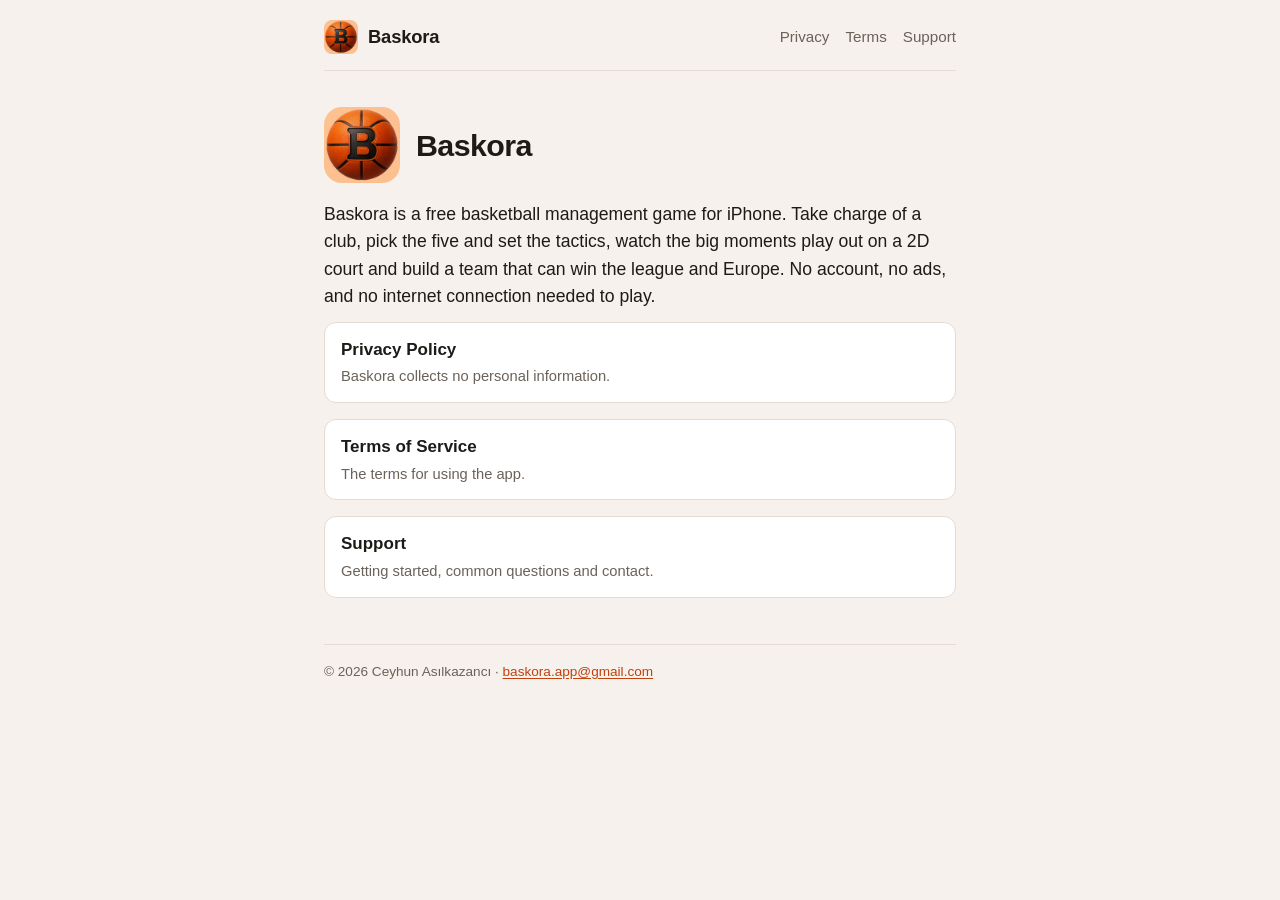
<file: index.html>
<!doctype html>
<html lang="en">
<head>
<meta charset="utf-8">
<meta name="viewport" content="width=device-width, initial-scale=1, viewport-fit=cover">
<title>Baskora</title>
<meta name="description" content="Baskora, a free basketball management game for iPhone: take charge of a club and watch the big moments on a 2D court. Privacy policy, terms of service and support.">
<link rel="icon" type="image/png" href="favicon.png">
<link rel="apple-touch-icon" href="icon-192.png">
<link rel="stylesheet" href="style.css">
</head>
<body>
<div class="page">
  <header class="site">
    <a class="brand" href="./" aria-current="page"><img src="icon-192.png" alt="">Baskora</a>
    <nav class="site" aria-label="Pages">
      <a href="privacy.html">Privacy</a>
      <a href="terms.html">Terms</a>
      <a href="support.html">Support</a>
    </nav>
  </header>

  <main>
    <div class="hero">
      <img src="icon-192.png" alt="The Baskora app icon: a basketball with a B on it">
      <h1>Baskora</h1>
    </div>
    <p class="lead">Baskora is a free basketball management game for iPhone. Take charge of a club, pick the five and set the tactics, watch the big moments play out on a 2D court and build a team that can win the league and Europe. No account, no ads, and no internet connection needed to play.</p>

    <ul class="links">
      <li><a href="privacy.html">Privacy Policy<span>Baskora collects no personal information.</span></a></li>
      <li><a href="terms.html">Terms of Service<span>The terms for using the app.</span></a></li>
      <li><a href="support.html">Support<span>Getting started, common questions and contact.</span></a></li>
    </ul>
  </main>

  <footer class="site">© 2026 Ceyhun Asılkazancı · <a href="mailto:baskora.app@gmail.com">baskora.app@gmail.com</a></footer>
</div>
</body>
</html>
</file>
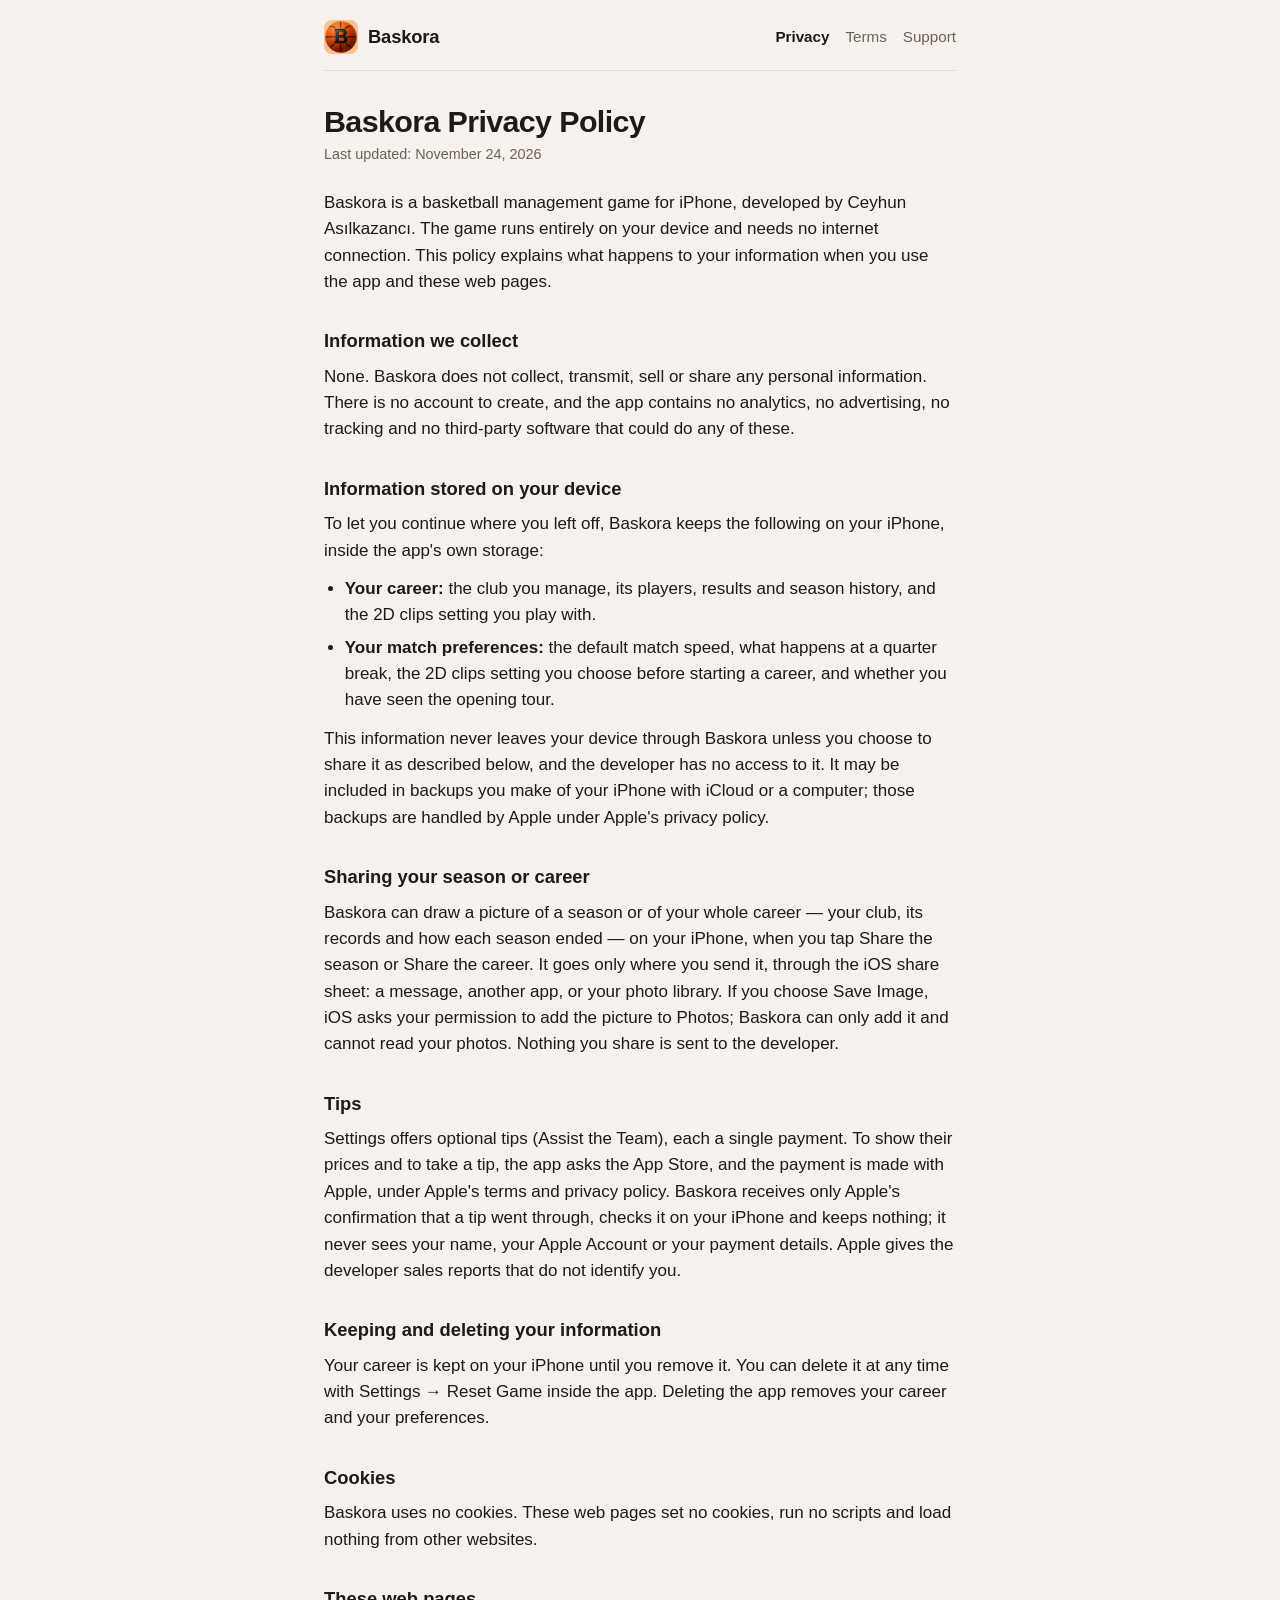
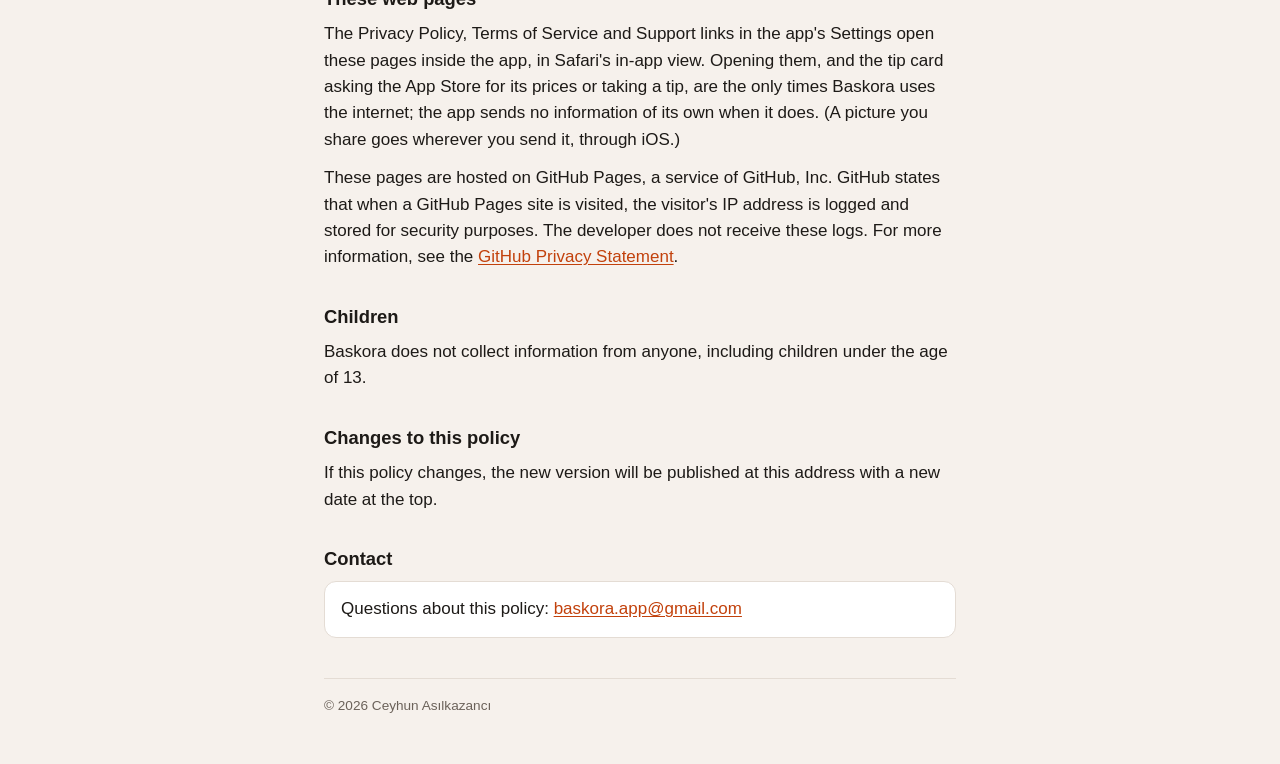
<file: privacy.html>
<!doctype html>
<html lang="en">
<head>
<meta charset="utf-8">
<meta name="viewport" content="width=device-width, initial-scale=1, viewport-fit=cover">
<title>Baskora Privacy Policy</title>
<meta name="description" content="Baskora collects no personal information. What the app keeps on your iPhone, and how these pages are hosted.">
<link rel="icon" type="image/png" href="favicon.png">
<link rel="apple-touch-icon" href="icon-192.png">
<link rel="stylesheet" href="style.css">
</head>
<body>
<div class="page">
  <header class="site">
    <a class="brand" href="./"><img src="icon-192.png" alt="">Baskora</a>
    <nav class="site" aria-label="Pages">
      <a href="privacy.html" aria-current="page">Privacy</a>
      <a href="terms.html">Terms</a>
      <a href="support.html">Support</a>
    </nav>
  </header>

  <main>
    <h1>Baskora Privacy Policy</h1>
    <p class="updated">Last updated: November 24, 2026</p>

    <p>Baskora is a basketball management game for iPhone, developed by Ceyhun Asılkazancı. The game runs entirely on your device and needs no internet connection. This policy explains what happens to your information when you use the app and these web pages.</p>

    <h2>Information we collect</h2>
    <p>None. Baskora does not collect, transmit, sell or share any personal information. There is no account to create, and the app contains no analytics, no advertising, no tracking and no third-party software that could do any of these.</p>

    <h2>Information stored on your device</h2>
    <p>To let you continue where you left off, Baskora keeps the following on your iPhone, inside the app's own storage:</p>
    <ul>
      <li><strong>Your career:</strong> the club you manage, its players, results and season history, and the 2D clips setting you play with.</li>
      <li><strong>Your match preferences:</strong> the default match speed, what happens at a quarter break, the 2D clips setting you choose before starting a career, and whether you have seen the opening tour.</li>
    </ul>
    <p>This information never leaves your device through Baskora unless you choose to share it as described below, and the developer has no access to it. It may be included in backups you make of your iPhone with iCloud or a computer; those backups are handled by Apple under Apple's privacy policy.</p>

    <h2>Sharing your season or career</h2>
    <p>Baskora can draw a picture of a season or of your whole career — your club, its records and how each season ended — on your iPhone, when you tap Share the season or Share the career. It goes only where you send it, through the iOS share sheet: a message, another app, or your photo library. If you choose Save Image, iOS asks your permission to add the picture to Photos; Baskora can only add it and cannot read your photos. Nothing you share is sent to the developer.</p>

    <h2>Tips</h2>
    <p>Settings offers optional tips (Assist the Team), each a single payment. To show their prices and to take a tip, the app asks the App Store, and the payment is made with Apple, under Apple's terms and privacy policy. Baskora receives only Apple's confirmation that a tip went through, checks it on your iPhone and keeps nothing; it never sees your name, your Apple Account or your payment details. Apple gives the developer sales reports that do not identify you.</p>

    <h2>Keeping and deleting your information</h2>
    <p>Your career is kept on your iPhone until you remove it. You can delete it at any time with Settings → Reset Game inside the app. Deleting the app removes your career and your preferences.</p>

    <h2>Cookies</h2>
    <p>Baskora uses no cookies. These web pages set no cookies, run no scripts and load nothing from other websites.</p>

    <h2>These web pages</h2>
    <p>The Privacy Policy, Terms of Service and Support links in the app's Settings open these pages inside the app, in Safari's in-app view. Opening them, and the tip card asking the App Store for its prices or taking a tip, are the only times Baskora uses the internet; the app sends no information of its own when it does. (A picture you share goes wherever you send it, through iOS.)</p>
    <p>These pages are hosted on GitHub Pages, a service of GitHub, Inc. GitHub states that when a GitHub Pages site is visited, the visitor's IP address is logged and stored for security purposes. The developer does not receive these logs. For more information, see the <a href="https://docs.github.com/en/site-policy/privacy-policies/github-general-privacy-statement">GitHub Privacy Statement</a>.</p>

    <h2>Children</h2>
    <p>Baskora does not collect information from anyone, including children under the age of 13.</p>

    <h2>Changes to this policy</h2>
    <p>If this policy changes, the new version will be published at this address with a new date at the top.</p>

    <h2>Contact</h2>
    <div class="contact">
      <p>Questions about this policy: <a href="mailto:baskora.app@gmail.com">baskora.app@gmail.com</a></p>
    </div>
  </main>

  <footer class="site">© 2026 Ceyhun Asılkazancı</footer>
</div>
</body>
</html>
</file>
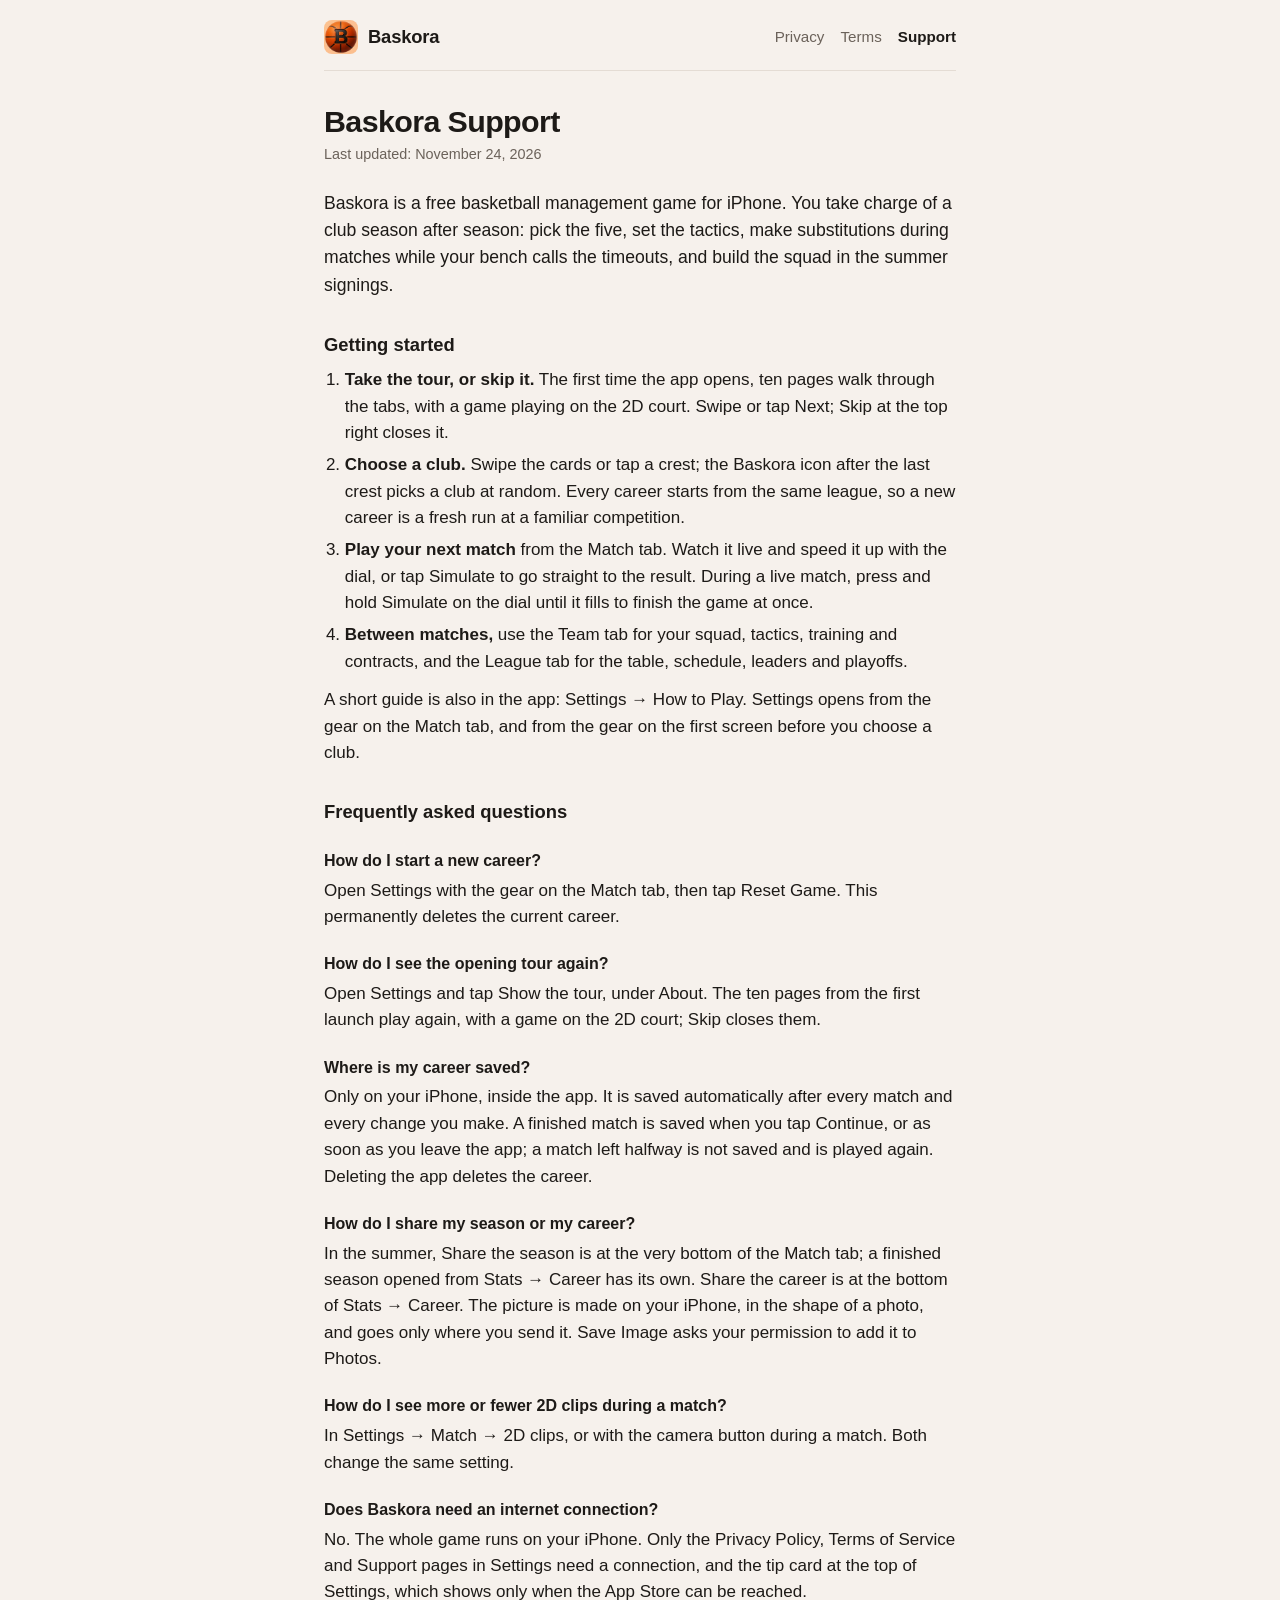
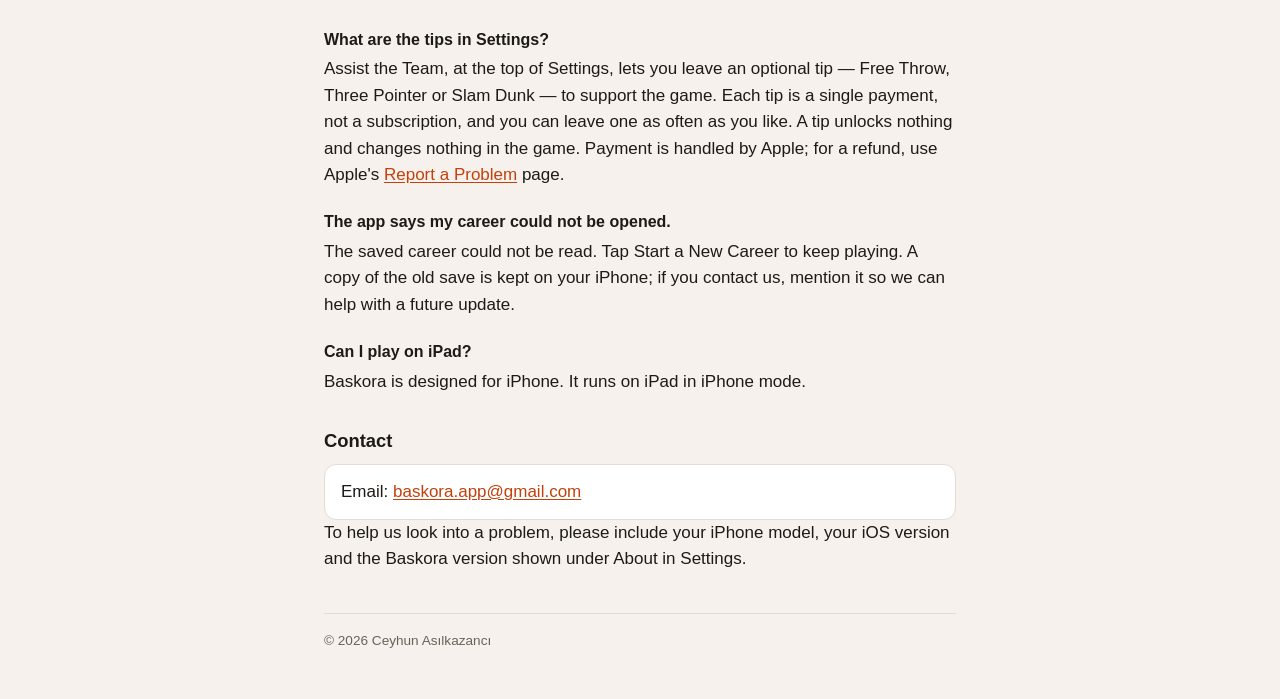
<file: support.html>
<!doctype html>
<html lang="en">
<head>
<meta charset="utf-8">
<meta name="viewport" content="width=device-width, initial-scale=1, viewport-fit=cover">
<title>Baskora Support</title>
<meta name="description" content="Getting started with Baskora, answers to common questions, and how to get in touch.">
<link rel="icon" type="image/png" href="favicon.png">
<link rel="apple-touch-icon" href="icon-192.png">
<link rel="stylesheet" href="style.css">
</head>
<body>
<div class="page">
  <header class="site">
    <a class="brand" href="./"><img src="icon-192.png" alt="">Baskora</a>
    <nav class="site" aria-label="Pages">
      <a href="privacy.html">Privacy</a>
      <a href="terms.html">Terms</a>
      <a href="support.html" aria-current="page">Support</a>
    </nav>
  </header>

  <main>
    <h1>Baskora Support</h1>
    <p class="updated">Last updated: November 24, 2026</p>

    <p class="lead">Baskora is a free basketball management game for iPhone. You take charge of a club season after season: pick the five, set the tactics, make substitutions during matches while your bench calls the timeouts, and build the squad in the summer signings.</p>

    <h2>Getting started</h2>
    <ol>
      <li><strong>Take the tour, or skip it.</strong> The first time the app opens, ten pages walk through the tabs, with a game playing on the 2D court. Swipe or tap Next; Skip at the top right closes it.</li>
      <li><strong>Choose a club.</strong> Swipe the cards or tap a crest; the Baskora icon after the last crest picks a club at random. Every career starts from the same league, so a new career is a fresh run at a familiar competition.</li>
      <li><strong>Play your next match</strong> from the Match tab. Watch it live and speed it up with the dial, or tap Simulate to go straight to the result. During a live match, press and hold Simulate on the dial until it fills to finish the game at once.</li>
      <li><strong>Between matches,</strong> use the Team tab for your squad, tactics, training and contracts, and the League tab for the table, schedule, leaders and playoffs.</li>
    </ol>
    <p>A short guide is also in the app: Settings → How to Play. Settings opens from the gear on the Match tab, and from the gear on the first screen before you choose a club.</p>

    <h2>Frequently asked questions</h2>

    <h3>How do I start a new career?</h3>
    <p>Open Settings with the gear on the Match tab, then tap Reset Game. This permanently deletes the current career.</p>

    <h3>How do I see the opening tour again?</h3>
    <p>Open Settings and tap Show the tour, under About. The ten pages from the first launch play again, with a game on the 2D court; Skip closes them.</p>

    <h3>Where is my career saved?</h3>
    <p>Only on your iPhone, inside the app. It is saved automatically after every match and every change you make. A finished match is saved when you tap Continue, or as soon as you leave the app; a match left halfway is not saved and is played again. Deleting the app deletes the career.</p>

    <h3>How do I share my season or my career?</h3>
    <p>In the summer, Share the season is at the very bottom of the Match tab; a finished season opened from Stats → Career has its own. Share the career is at the bottom of Stats → Career. The picture is made on your iPhone, in the shape of a photo, and goes only where you send it. Save Image asks your permission to add it to Photos.</p>
    <h3>How do I see more or fewer 2D clips during a match?</h3>
    <p>In Settings → Match → 2D clips, or with the camera button during a match. Both change the same setting.</p>

    <h3>Does Baskora need an internet connection?</h3>
    <p>No. The whole game runs on your iPhone. Only the Privacy Policy, Terms of Service and Support pages in Settings need a connection, and the tip card at the top of Settings, which shows only when the App Store can be reached.</p>

    <h3>What are the tips in Settings?</h3>
    <p>Assist the Team, at the top of Settings, lets you leave an optional tip — Free Throw, Three Pointer or Slam Dunk — to support the game. Each tip is a single payment, not a subscription, and you can leave one as often as you like. A tip unlocks nothing and changes nothing in the game. Payment is handled by Apple; for a refund, use Apple's <a href="https://reportaproblem.apple.com">Report a Problem</a> page.</p>

    <h3>The app says my career could not be opened.</h3>
    <p>The saved career could not be read. Tap Start a New Career to keep playing. A copy of the old save is kept on your iPhone; if you contact us, mention it so we can help with a future update.</p>

    <h3>Can I play on iPad?</h3>
    <p>Baskora is designed for iPhone. It runs on iPad in iPhone mode.</p>

    <h2>Contact</h2>
    <div class="contact">
      <p>Email: <a href="mailto:baskora.app@gmail.com">baskora.app@gmail.com</a></p>
    </div>
    <p>To help us look into a problem, please include your iPhone model, your iOS version and the Baskora version shown under About in Settings.</p>
  </main>

  <footer class="site">© 2026 Ceyhun Asılkazancı</footer>
</div>
</body>
</html>
</file>
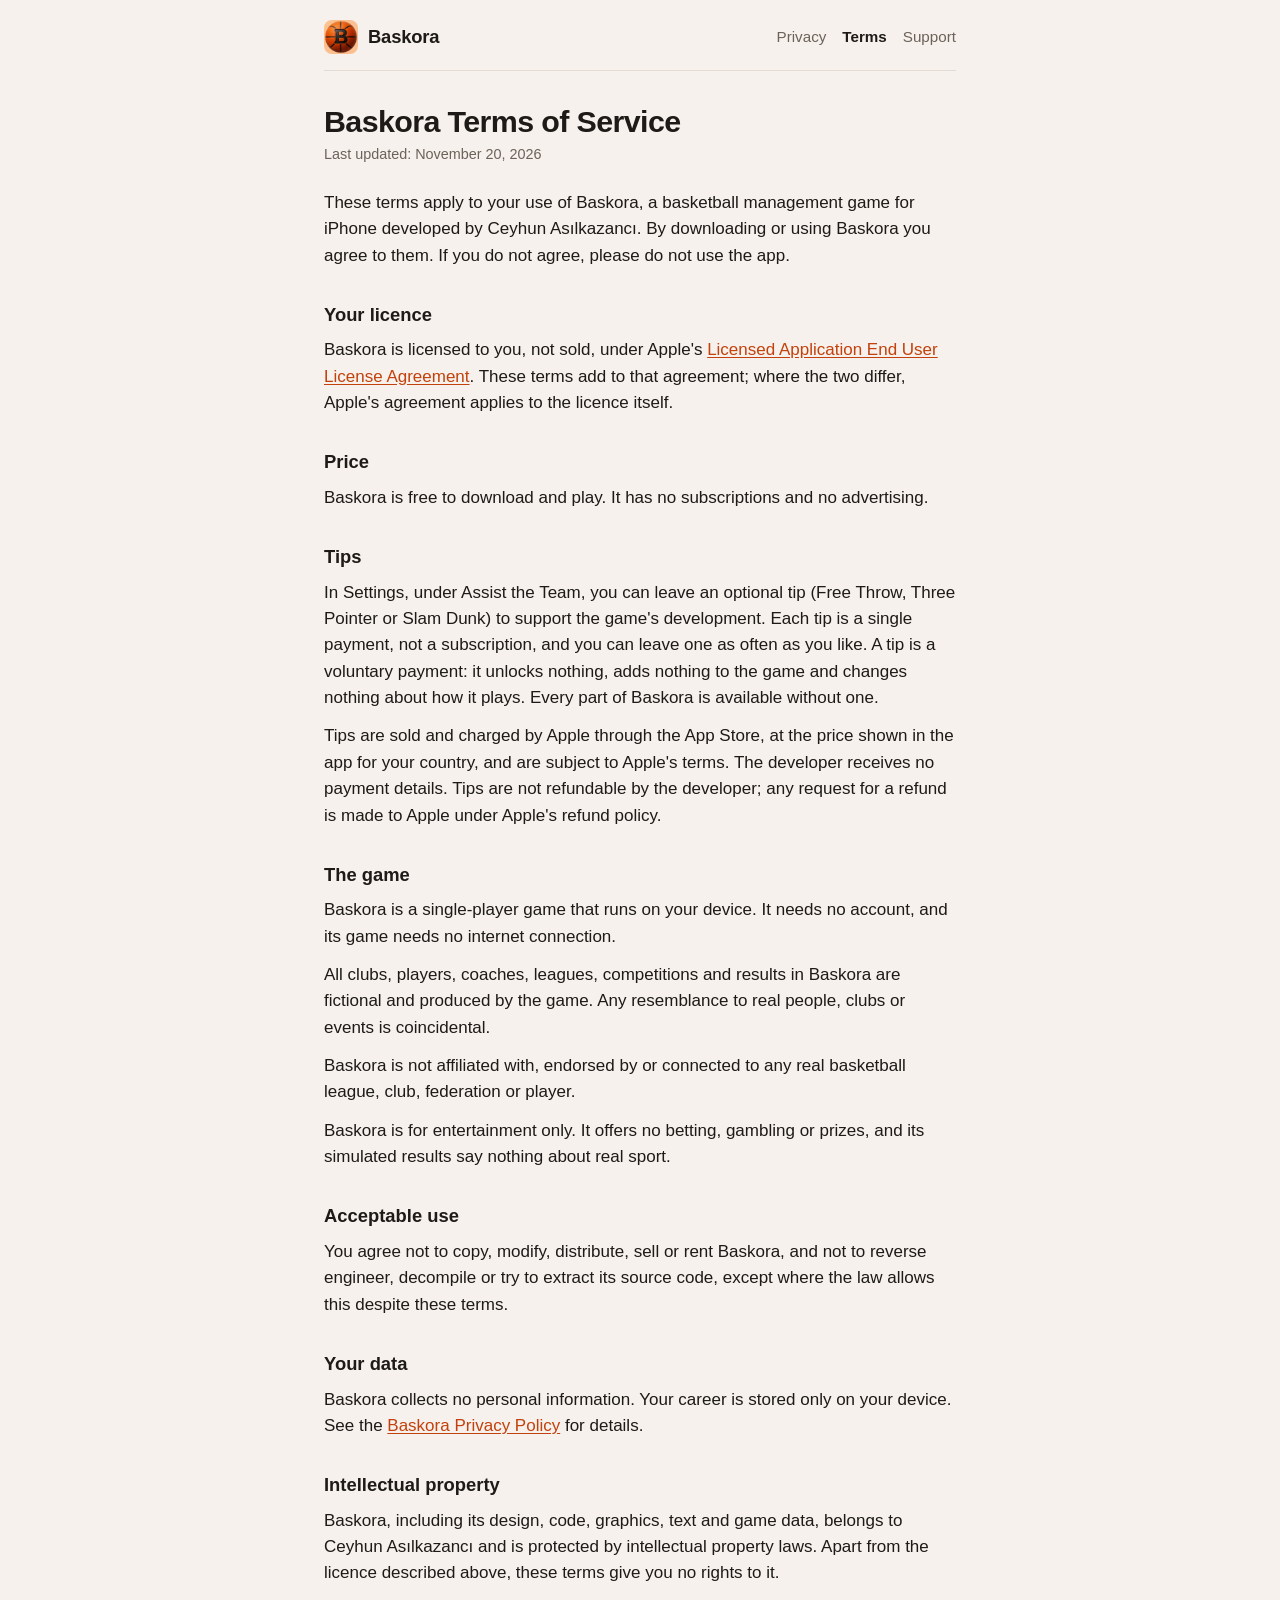
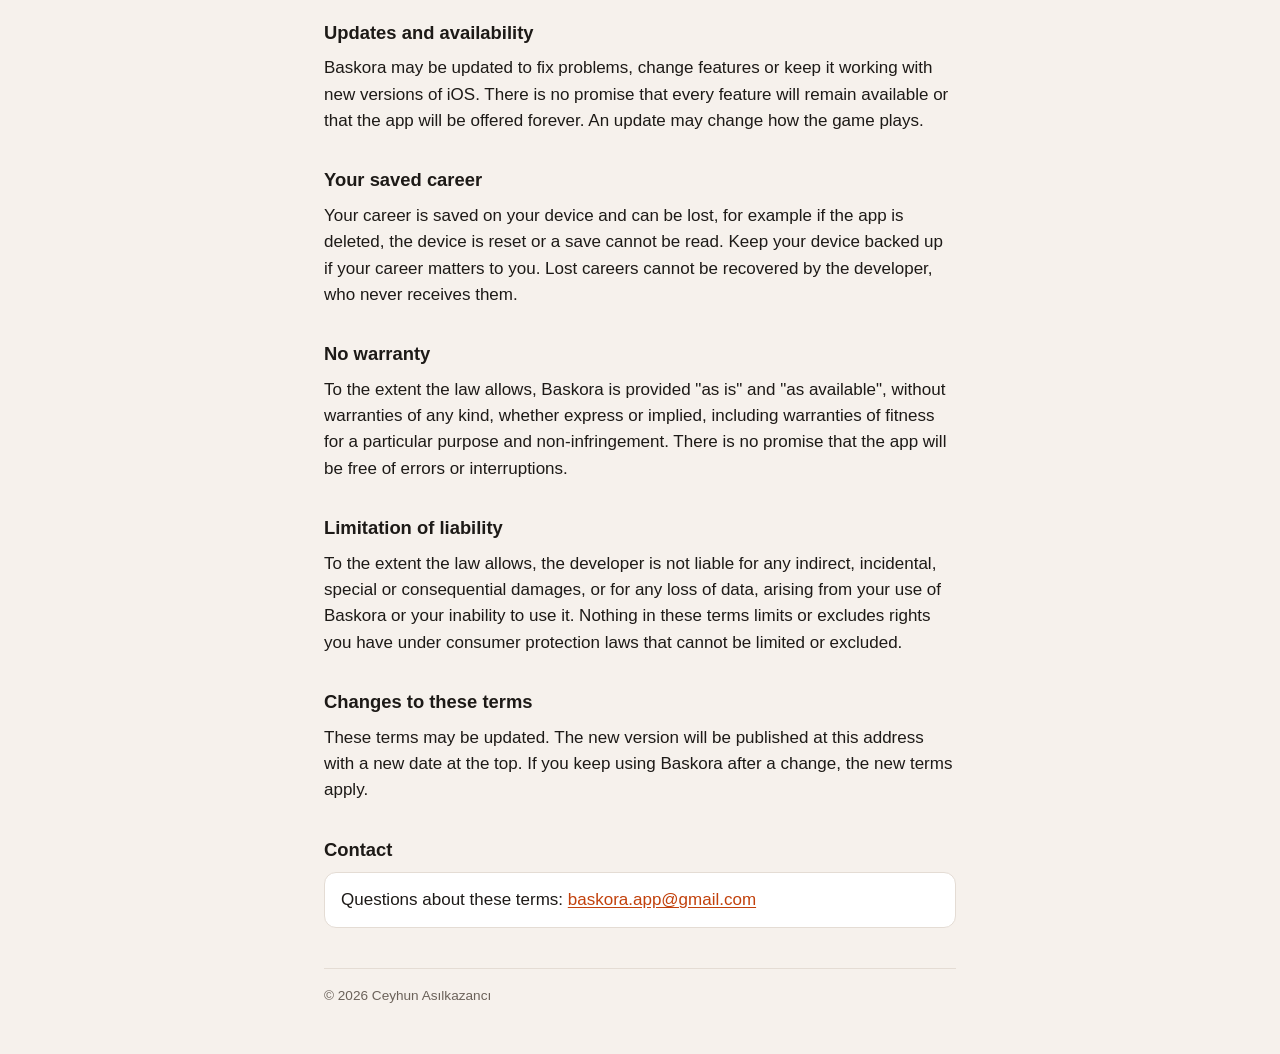
<file: terms.html>
<!doctype html>
<html lang="en">
<head>
<meta charset="utf-8">
<meta name="viewport" content="width=device-width, initial-scale=1, viewport-fit=cover">
<title>Baskora Terms of Service</title>
<meta name="description" content="The terms for using Baskora, a free basketball management game for iPhone.">
<link rel="icon" type="image/png" href="favicon.png">
<link rel="apple-touch-icon" href="icon-192.png">
<link rel="stylesheet" href="style.css">
</head>
<body>
<div class="page">
  <header class="site">
    <a class="brand" href="./"><img src="icon-192.png" alt="">Baskora</a>
    <nav class="site" aria-label="Pages">
      <a href="privacy.html">Privacy</a>
      <a href="terms.html" aria-current="page">Terms</a>
      <a href="support.html">Support</a>
    </nav>
  </header>

  <main>
    <h1>Baskora Terms of Service</h1>
    <p class="updated">Last updated: November 20, 2026</p>

    <p>These terms apply to your use of Baskora, a basketball management game for iPhone developed by Ceyhun Asılkazancı. By downloading or using Baskora you agree to them. If you do not agree, please do not use the app.</p>

    <h2>Your licence</h2>
    <p>Baskora is licensed to you, not sold, under Apple's <a href="https://www.apple.com/legal/internet-services/itunes/dev/stdeula/">Licensed Application End User License Agreement</a>. These terms add to that agreement; where the two differ, Apple's agreement applies to the licence itself.</p>

    <h2>Price</h2>
    <p>Baskora is free to download and play. It has no subscriptions and no advertising.</p>

    <h2>Tips</h2>
    <p>In Settings, under Assist the Team, you can leave an optional tip (Free Throw, Three Pointer or Slam Dunk) to support the game's development. Each tip is a single payment, not a subscription, and you can leave one as often as you like. A tip is a voluntary payment: it unlocks nothing, adds nothing to the game and changes nothing about how it plays. Every part of Baskora is available without one.</p>
    <p>Tips are sold and charged by Apple through the App Store, at the price shown in the app for your country, and are subject to Apple's terms. The developer receives no payment details. Tips are not refundable by the developer; any request for a refund is made to Apple under Apple's refund policy.</p>

    <h2>The game</h2>
    <p>Baskora is a single-player game that runs on your device. It needs no account, and its game needs no internet connection.</p>
    <p>All clubs, players, coaches, leagues, competitions and results in Baskora are fictional and produced by the game. Any resemblance to real people, clubs or events is coincidental.</p>
    <p>Baskora is not affiliated with, endorsed by or connected to any real basketball league, club, federation or player.</p>
    <p>Baskora is for entertainment only. It offers no betting, gambling or prizes, and its simulated results say nothing about real sport.</p>

    <h2>Acceptable use</h2>
    <p>You agree not to copy, modify, distribute, sell or rent Baskora, and not to reverse engineer, decompile or try to extract its source code, except where the law allows this despite these terms.</p>

    <h2>Your data</h2>
    <p>Baskora collects no personal information. Your career is stored only on your device. See the <a href="privacy.html">Baskora Privacy Policy</a> for details.</p>

    <h2>Intellectual property</h2>
    <p>Baskora, including its design, code, graphics, text and game data, belongs to Ceyhun Asılkazancı and is protected by intellectual property laws. Apart from the licence described above, these terms give you no rights to it.</p>

    <h2>Updates and availability</h2>
    <p>Baskora may be updated to fix problems, change features or keep it working with new versions of iOS. There is no promise that every feature will remain available or that the app will be offered forever. An update may change how the game plays.</p>

    <h2>Your saved career</h2>
    <p>Your career is saved on your device and can be lost, for example if the app is deleted, the device is reset or a save cannot be read. Keep your device backed up if your career matters to you. Lost careers cannot be recovered by the developer, who never receives them.</p>

    <h2>No warranty</h2>
    <p>To the extent the law allows, Baskora is provided "as is" and "as available", without warranties of any kind, whether express or implied, including warranties of fitness for a particular purpose and non-infringement. There is no promise that the app will be free of errors or interruptions.</p>

    <h2>Limitation of liability</h2>
    <p>To the extent the law allows, the developer is not liable for any indirect, incidental, special or consequential damages, or for any loss of data, arising from your use of Baskora or your inability to use it. Nothing in these terms limits or excludes rights you have under consumer protection laws that cannot be limited or excluded.</p>

    <h2>Changes to these terms</h2>
    <p>These terms may be updated. The new version will be published at this address with a new date at the top. If you keep using Baskora after a change, the new terms apply.</p>

    <h2>Contact</h2>
    <div class="contact">
      <p>Questions about these terms: <a href="mailto:baskora.app@gmail.com">baskora.app@gmail.com</a></p>
    </div>
  </main>

  <footer class="site">© 2026 Ceyhun Asılkazancı</footer>
</div>
</body>
</html>
</file>
<file: style.css>
/* Baskora's pages: the app's dark court and its ball's orange, read on a phone first.
   System fonts only and nothing loaded from anywhere else — the privacy policy promises it. */
:root {
  --ground: #f6f1ec;
  --surface: #ffffff;
  --ink: #1d1a17;
  --muted: #6b625a;
  --line: #e4dcd4;
  --accent: #c2410c;
  color-scheme: light;
}
@media (prefers-color-scheme: dark) {
  :root {
    --ground: #0d0c0b;
    --surface: #1c1b1a;
    --ink: #f3efeb;
    --muted: #a8a19a;
    --line: #2e2c2a;
    --accent: #ff8a3d;
    color-scheme: dark;
  }
}

* { box-sizing: border-box; }

html { -webkit-text-size-adjust: 100%; }

body {
  margin: 0;
  background: var(--ground);
  color: var(--ink);
  font: 17px/1.55 -apple-system, BlinkMacSystemFont, "SF Pro Text", "Segoe UI", Roboto, "Helvetica Neue", Arial, sans-serif;
}

.page {
  max-width: 42rem;
  margin: 0 auto;
  padding-block: 20px 48px;
  padding-left: max(20px, env(safe-area-inset-left, 0px));
  padding-right: max(20px, env(safe-area-inset-right, 0px));
}

header.site {
  display: flex;
  align-items: center;
  justify-content: space-between;
  gap: 12px;
  flex-wrap: wrap;
  padding-bottom: 16px;
  border-bottom: 1px solid var(--line);
}

.brand {
  display: flex;
  align-items: center;
  gap: 10px;
  color: var(--ink);
  text-decoration: none;
  font-weight: 700;
  font-size: 1.15rem;
  letter-spacing: -0.01em;
}

.brand img { width: 34px; height: 34px; border-radius: 8px; }

nav.site { display: flex; gap: 16px; font-size: 0.95rem; }

nav.site a { color: var(--muted); text-decoration: none; }

nav.site a[aria-current="page"] { color: var(--ink); font-weight: 600; }

nav.site a:hover, nav.site a:focus-visible { color: var(--accent); }

main { padding-top: 8px; }

h1 {
  font-size: 1.9rem;
  line-height: 1.2;
  letter-spacing: -0.02em;
  margin: 24px 0 4px;
  text-wrap: balance;
}

.updated { color: var(--muted); font-size: 0.9rem; margin: 0 0 24px; }

h2 {
  font-size: 1.15rem;
  margin: 32px 0 8px;
  text-wrap: balance;
}

h3 { font-size: 1rem; margin: 22px 0 4px; }

p, ul, ol { margin: 0 0 12px; }

ul, ol { padding-left: 1.3rem; }

li { margin-bottom: 6px; }

a { color: var(--accent); text-underline-offset: 2px; }

a:focus-visible { outline: 2px solid var(--accent); outline-offset: 2px; border-radius: 3px; }

.contact {
  background: var(--surface);
  border: 1px solid var(--line);
  border-radius: 12px;
  padding: 14px 16px;
  margin-top: 8px;
}

.contact p { margin: 0; }

.lead { font-size: 1.1rem; color: var(--ink); }

.links { list-style: none; padding: 0; display: grid; gap: 10px; }

.links a {
  display: block;
  background: var(--surface);
  border: 1px solid var(--line);
  border-radius: 12px;
  padding: 14px 16px;
  text-decoration: none;
  color: var(--ink);
  font-weight: 600;
}

.links a span { display: block; color: var(--muted); font-weight: 400; font-size: 0.92rem; margin-top: 2px; }

.links a:hover, .links a:focus-visible { border-color: var(--accent); }

.hero { display: flex; align-items: center; gap: 16px; margin-top: 28px; }

.hero img { width: 76px; height: 76px; border-radius: 18px; }

.hero h1 { margin: 0; }

.hero + .lead { margin-top: 18px; }

footer.site {
  margin-top: 40px;
  padding-top: 16px;
  border-top: 1px solid var(--line);
  color: var(--muted);
  font-size: 0.85rem;
}
</file>
